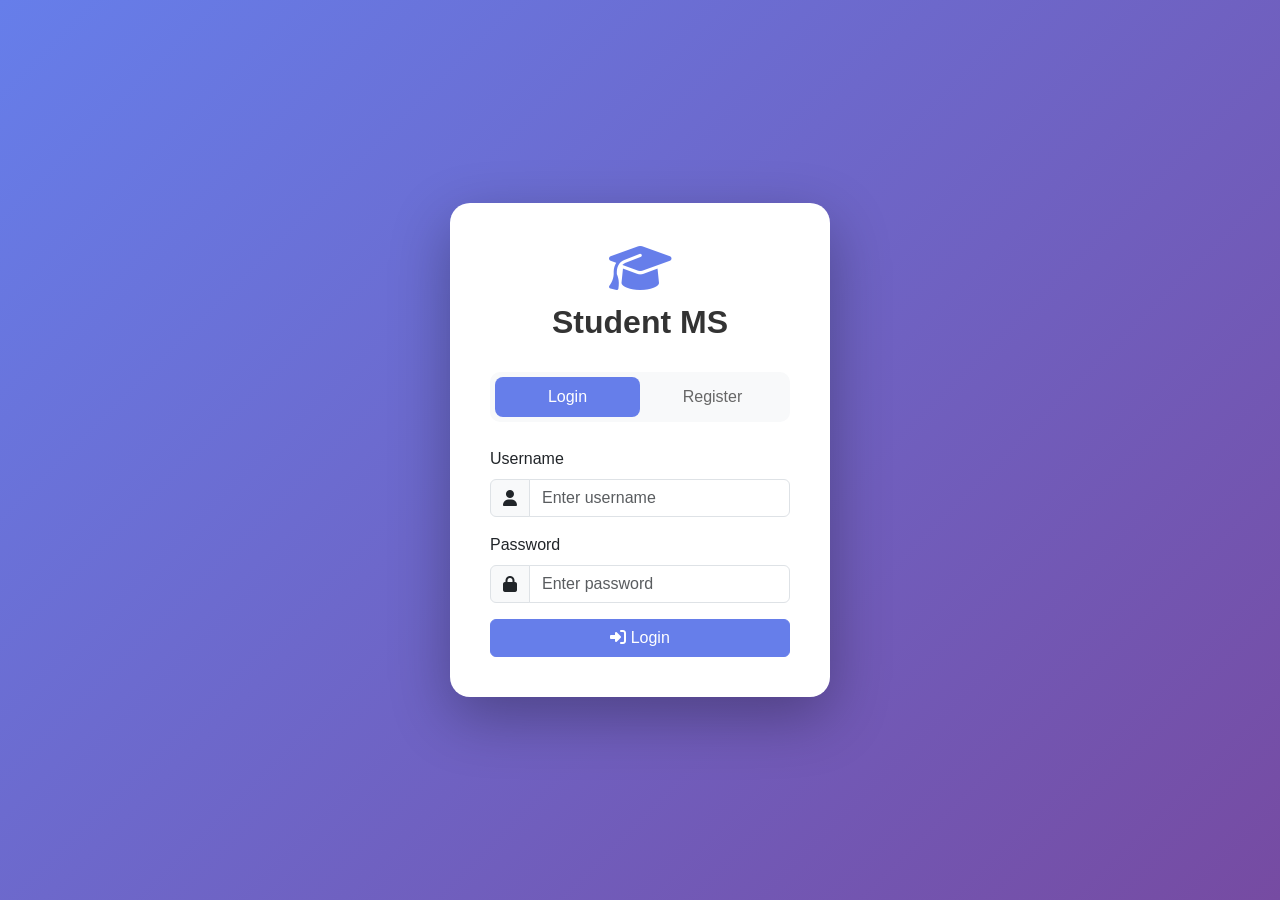
<file: index.html>
<!DOCTYPE html>
<html lang="en">
<head>
    <meta charset="UTF-8">
    <meta name="viewport" content="width=device-width, initial-scale=1.0">
    <title>Student Management System</title>
    <link href="https://cdn.jsdelivr.net/npm/bootstrap@5.3.0/dist/css/bootstrap.min.css" rel="stylesheet">
    <link href="https://cdnjs.cloudflare.com/ajax/libs/font-awesome/6.4.0/css/all.min.css" rel="stylesheet">
    <link href="css/style.css" rel="stylesheet">
</head>
<body class="auth-body">

<div class="auth-container">
    <div class="auth-card">

        <div class="auth-logo">
            <i class="fas fa-graduation-cap d-block"></i>
            <h2>Student MS</h2>
        </div>

        <ul class="nav nav-pills auth-tabs">
            <li class="nav-item w-50">
                <button class="nav-link active w-100" id="loginTab" onclick="showLogin()">Login</button>
            </li>
            <li class="nav-item w-50">
                <button class="nav-link w-100" id="registerTab" onclick="showRegister()">Register</button>
            </li>
        </ul>

        <!-- Login Form -->
        <div id="loginForm">
            <div class="mb-3">
                <label class="form-label">Username</label>
                <div class="input-group">
                    <span class="input-group-text"><i class="fas fa-user"></i></span>
                    <input type="text" class="form-control" id="loginUsername" placeholder="Enter username">
                </div>
            </div>
            <div class="mb-3">
                <label class="form-label">Password</label>
                <div class="input-group">
                    <span class="input-group-text"><i class="fas fa-lock"></i></span>
                    <input type="password" class="form-control" id="loginPassword" placeholder="Enter password">
                </div>
            </div>
            <div id="loginError" class="alert alert-danger d-none"></div>
            <button class="btn btn-primary w-100" onclick="login()">
                <i class="fas fa-sign-in-alt"></i> Login
            </button>
        </div>

        <!-- Register Form -->
        <div id="registerForm" class="d-none">
            <div class="mb-3">
                <label class="form-label">Email</label>
                <div class="input-group">
                    <span class="input-group-text"><i class="fas fa-envelope"></i></span>
                    <input type="email" class="form-control" id="registerEmail" placeholder="Enter your email">
                </div>
            </div>
            <div class="mb-3">
                <label class="form-label">Username</label>
                <div class="input-group">
                    <span class="input-group-text"><i class="fas fa-user"></i></span>
                    <input type="text" class="form-control" id="registerUsername" placeholder="Choose username">
                </div>
            </div>
            <div class="mb-3">
                <label class="form-label">Password</label>
                <div class="input-group">
                    <span class="input-group-text"><i class="fas fa-lock"></i></span>
                    <input type="password" class="form-control" id="registerPassword" placeholder="Choose password">
                </div>
            </div>
            <div id="registerError" class="alert alert-danger d-none"></div>
            <div id="registerSuccess" class="alert alert-success d-none"></div>
            <button class="btn btn-success w-100" onclick="register()">
                <i class="fas fa-user-plus"></i> Register
            </button>
        </div>

    </div>
</div>

<script src="https://cdn.jsdelivr.net/npm/bootstrap@5.3.0/dist/js/bootstrap.bundle.min.js"></script>
<script src="js/auth.js"></script>
<script>
    if (getToken()) window.location.href = "dashboard.html";
</script>
</body>
</html>
</file>
<file: css/style.css>
* { margin: 0; padding: 0; box-sizing: border-box; }
body { font-family: 'Segoe UI', sans-serif; }

/* Auth */
.auth-body {
    background: linear-gradient(135deg, #667eea 0%, #764ba2 100%);
    min-height: 100vh;
    display: flex;
    align-items: center;
    justify-content: center;
}
.auth-container { width: 100%; max-width: 420px; padding: 20px; }
.auth-card {
    background: white;
    border-radius: 20px;
    padding: 40px;
    box-shadow: 0 20px 60px rgba(0,0,0,0.3);
}
.auth-logo { text-align: center; margin-bottom: 30px; color: #667eea; }
.auth-logo i { font-size: 50px; margin-bottom: 10px; }
.auth-logo h2 { font-weight: 700; color: #333; }
.auth-tabs { background: #f8f9fa; border-radius: 10px; padding: 5px; margin-bottom: 25px; }
.auth-tabs .nav-link { border-radius: 8px; color: #666; font-weight: 500; }
.auth-tabs .nav-link.active { background: #667eea; color: white; }

/* Sidebar */
.sidebar {
    width: 250px;
    min-height: 100vh;
    background: linear-gradient(180deg, #667eea 0%, #764ba2 100%);
    position: fixed;
    left: 0; top: 0;
    padding: 20px 0;
    z-index: 100;
}
.sidebar-brand {
    color: white;
    text-align: center;
    padding: 20px;
    border-bottom: 1px solid rgba(255,255,255,0.2);
    margin-bottom: 20px;
}
.sidebar-brand i { font-size: 40px; margin-bottom: 8px; }
.sidebar-brand h4 { font-weight: 700; margin: 0; }
.sidebar .nav-link {
    color: rgba(255,255,255,0.8);
    padding: 12px 25px;
    display: flex;
    align-items: center;
    gap: 12px;
    transition: all 0.3s;
    font-weight: 500;
}
.sidebar .nav-link:hover, .sidebar .nav-link.active {
    background: rgba(255,255,255,0.2);
    color: white;
    padding-left: 35px;
}
.sidebar .nav-link i { width: 20px; }
.sidebar-footer { position: absolute; bottom: 20px; width: 100%; padding: 0 20px; }

/* Main */
.main-content { margin-left: 250px; padding: 30px; background: #f8f9fa; min-height: 100vh; }

/* Cards */
.stat-card { border-radius: 15px; padding: 25px; color: white; box-shadow: 0 5px 20px rgba(0,0,0,0.1); }
.stat-card i { font-size: 40px; opacity: 0.8; }
.stat-card h3 { font-size: 2rem; font-weight: 700; margin: 10px 0 5px; }

/* Table Card */
.table-card { background: white; border-radius: 15px; padding: 25px; box-shadow: 0 5px 20px rgba(0,0,0,0.05); }
.table th { background: #f8f9fa; font-weight: 600; color: #555; }

/* Buttons */
.btn-primary { background: #667eea; border-color: #667eea; }
.btn-primary:hover { background: #5a6fd6; border-color: #5a6fd6; }

/* Modal */
.modal-header { background: linear-gradient(135deg, #667eea, #764ba2); color: white; border-radius: 10px 10px 0 0; }
.modal-header .btn-close { filter: invert(1); }
</file>
